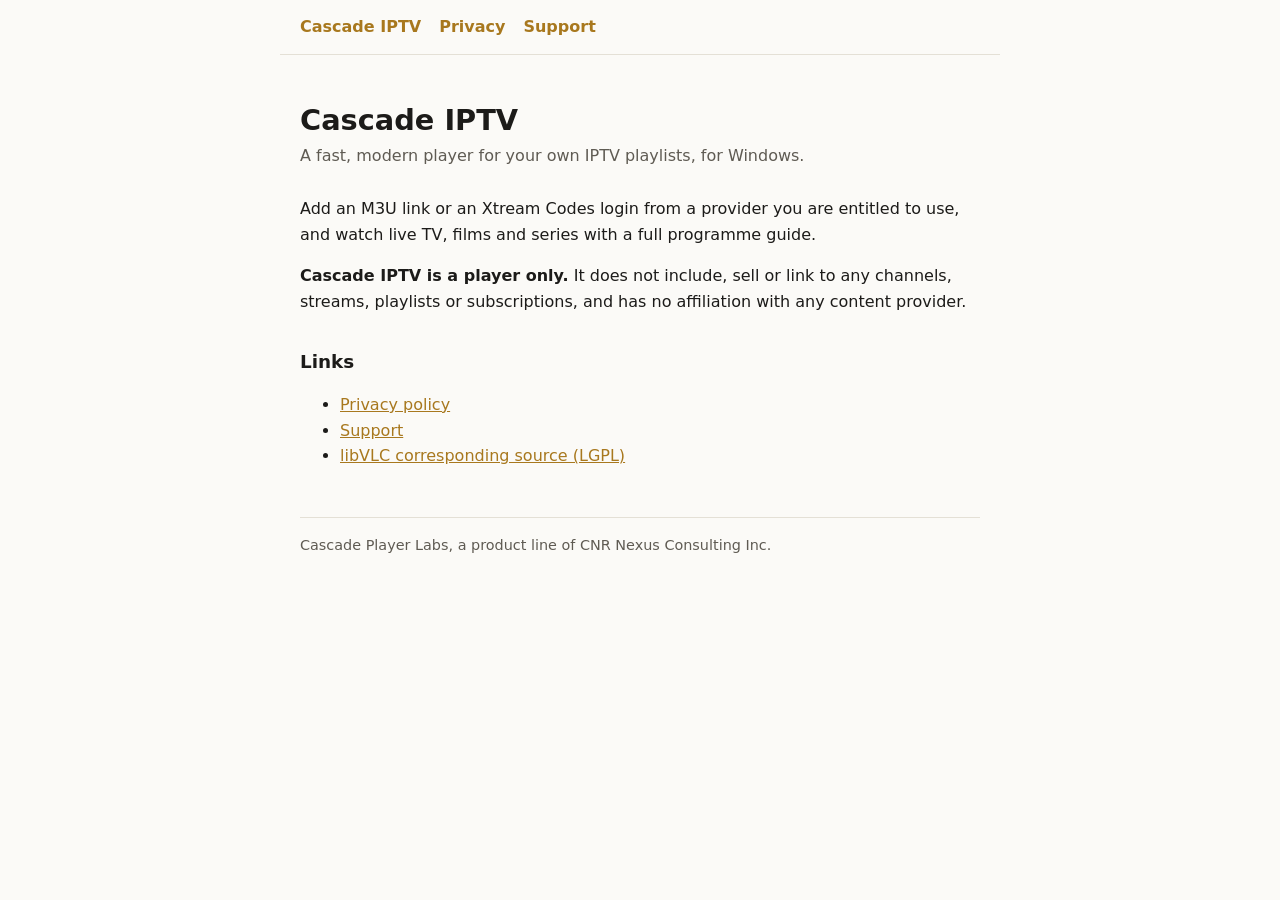
<file: index.html>
<!doctype html>
<html lang="en"><head><meta charset="utf-8"><meta name="viewport" content="width=device-width,initial-scale=1">
<title>Cascade IPTV</title><link rel="stylesheet" href="style.css"></head>
<body>
<nav><a href="./">Cascade IPTV</a><a href="privacy.html">Privacy</a><a href="support.html">Support</a></nav>
<main>
<h1>Cascade IPTV</h1>
<p class="meta">A fast, modern player for your own IPTV playlists, for Windows.</p>
<p>Add an M3U link or an Xtream Codes login from a provider you are entitled to use, and watch live TV, films and series with a full programme guide.</p>
<p><strong>Cascade IPTV is a player only.</strong> It does not include, sell or link to any channels, streams, playlists or subscriptions, and has no affiliation with any content provider.</p>
<h2>Links</h2>
<ul>
<li><a href="privacy.html">Privacy policy</a></li>
<li><a href="support.html">Support</a></li>
<li><a href="https://github.com/Cnrnexus/cascade-libvlc-source">libVLC corresponding source (LGPL)</a></li>
</ul>
<footer>Cascade Player Labs, a product line of CNR Nexus Consulting Inc.</footer>
</main></body></html>
</file>
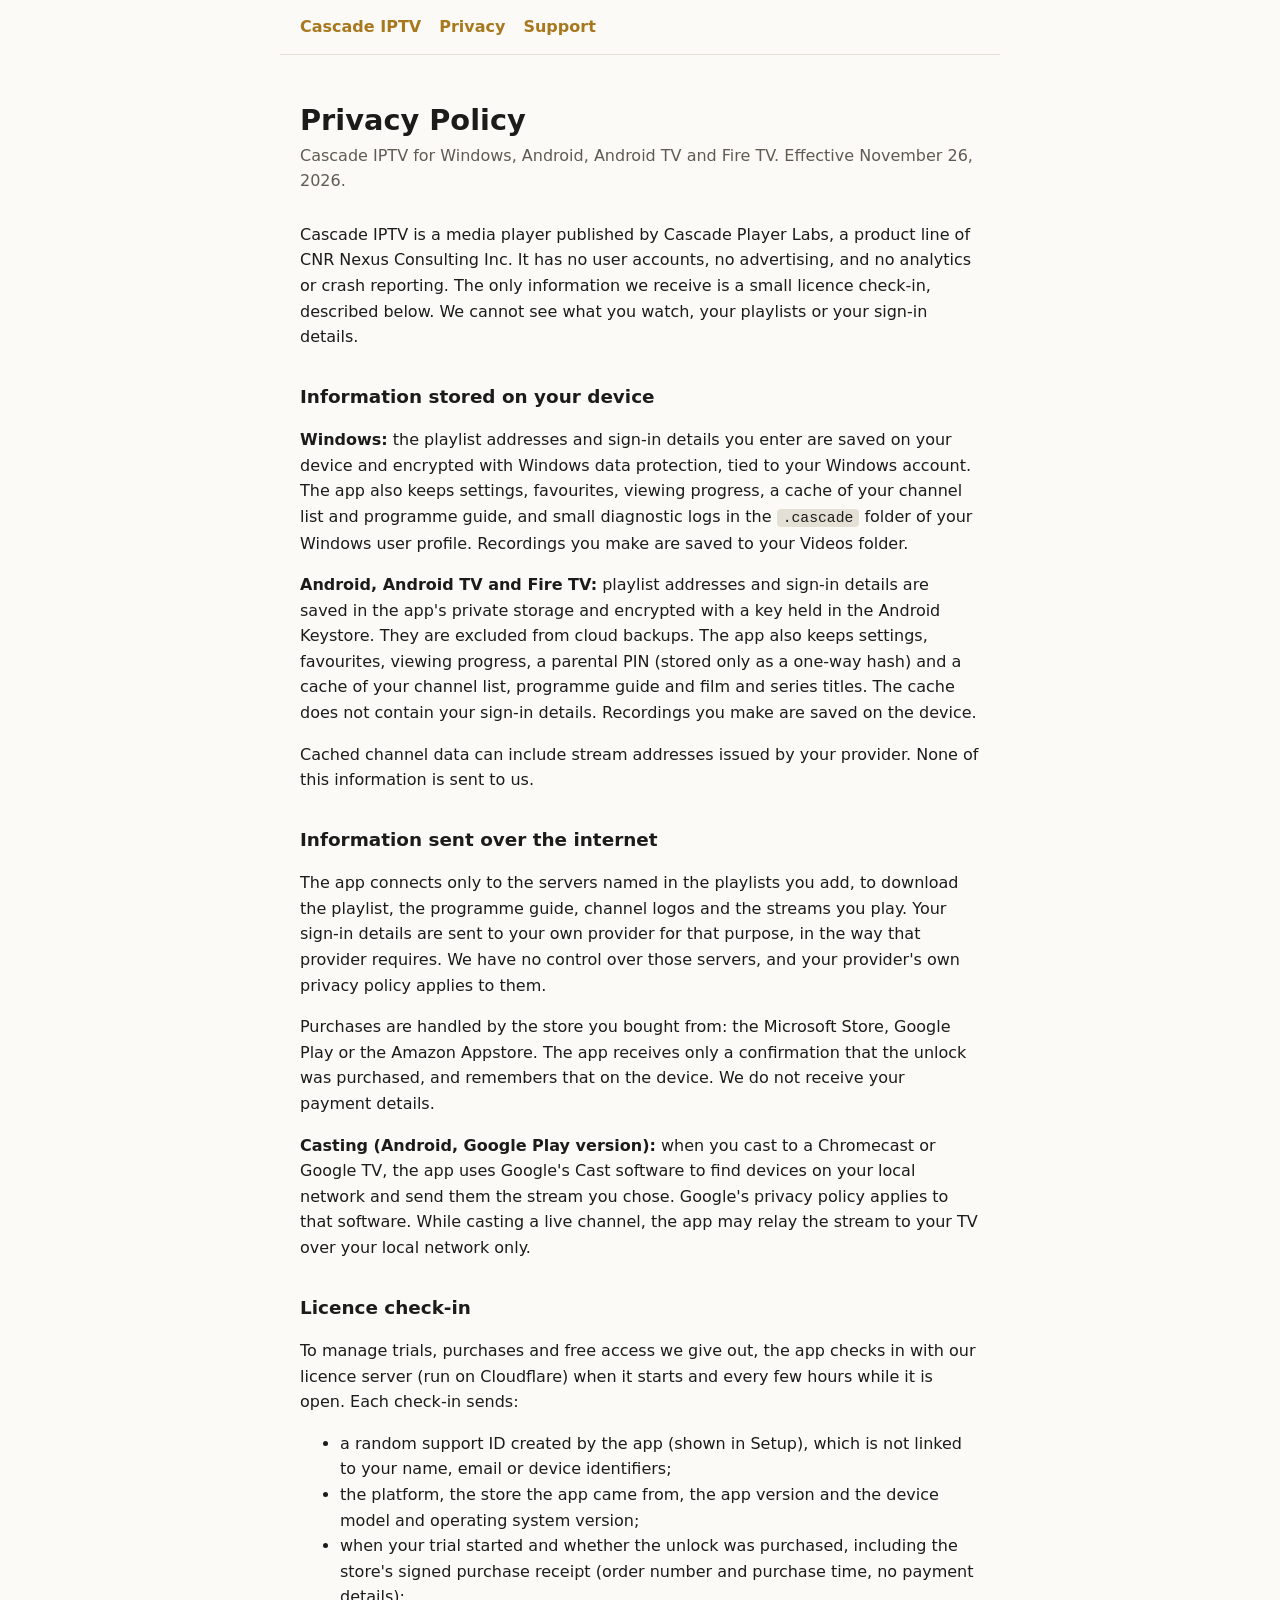
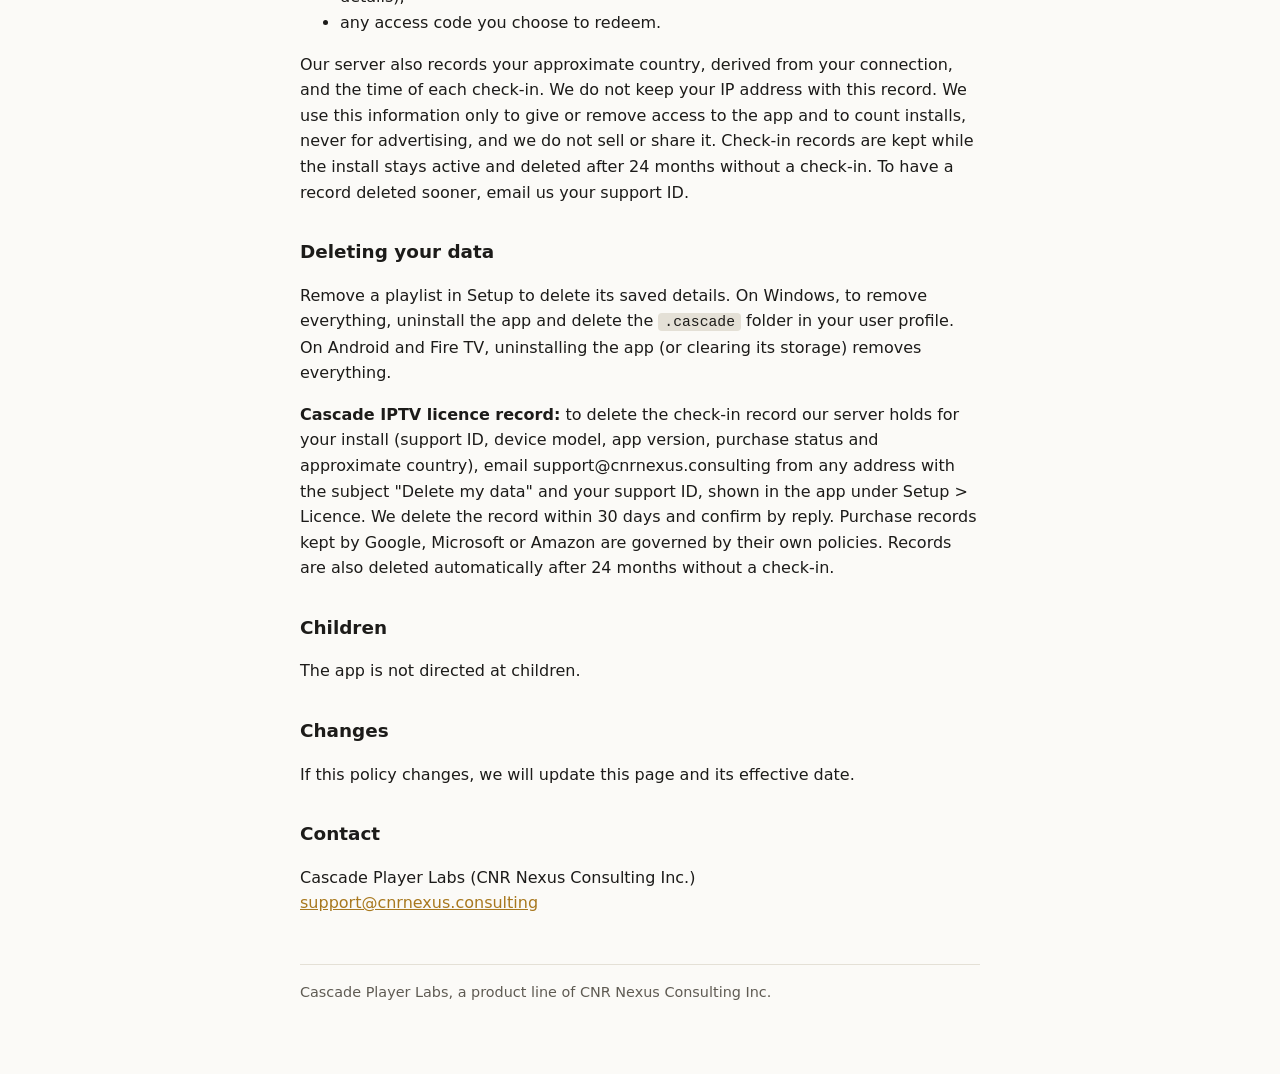
<file: privacy.html>
<!doctype html>
<html lang="en"><head><meta charset="utf-8"><meta name="viewport" content="width=device-width,initial-scale=1">
<title>Cascade IPTV Privacy Policy</title><link rel="stylesheet" href="style.css"></head>
<body>
<nav><a href="./">Cascade IPTV</a><a href="privacy.html">Privacy</a><a href="support.html">Support</a></nav>
<main>
<h1>Privacy Policy</h1>
<p class="meta">Cascade IPTV for Windows, Android, Android TV and Fire TV. Effective November 26, 2026.</p>

<p>Cascade IPTV is a media player published by Cascade Player Labs, a product line of CNR Nexus Consulting Inc. It has no user accounts, no advertising, and no analytics or crash reporting. The only information we receive is a small licence check-in, described below. We cannot see what you watch, your playlists or your sign-in details.</p>

<h2>Information stored on your device</h2>
<p><strong>Windows:</strong> the playlist addresses and sign-in details you enter are saved on your device and encrypted with Windows data protection, tied to your Windows account. The app also keeps settings, favourites, viewing progress, a cache of your channel list and programme guide, and small diagnostic logs in the <code>.cascade</code> folder of your Windows user profile. Recordings you make are saved to your Videos folder.</p>
<p><strong>Android, Android TV and Fire TV:</strong> playlist addresses and sign-in details are saved in the app's private storage and encrypted with a key held in the Android Keystore. They are excluded from cloud backups. The app also keeps settings, favourites, viewing progress, a parental PIN (stored only as a one-way hash) and a cache of your channel list, programme guide and film and series titles. The cache does not contain your sign-in details. Recordings you make are saved on the device.</p>
<p>Cached channel data can include stream addresses issued by your provider. None of this information is sent to us.</p>

<h2>Information sent over the internet</h2>
<p>The app connects only to the servers named in the playlists you add, to download the playlist, the programme guide, channel logos and the streams you play. Your sign-in details are sent to your own provider for that purpose, in the way that provider requires. We have no control over those servers, and your provider's own privacy policy applies to them.</p>
<p>Purchases are handled by the store you bought from: the Microsoft Store, Google Play or the Amazon Appstore. The app receives only a confirmation that the unlock was purchased, and remembers that on the device. We do not receive your payment details.</p>
<p><strong>Casting (Android, Google Play version):</strong> when you cast to a Chromecast or Google TV, the app uses Google's Cast software to find devices on your local network and send them the stream you chose. Google's privacy policy applies to that software. While casting a live channel, the app may relay the stream to your TV over your local network only.</p>

<h2>Licence check-in</h2>
<p>To manage trials, purchases and free access we give out, the app checks in with our licence server (run on Cloudflare) when it starts and every few hours while it is open. Each check-in sends:</p>
<ul>
<li>a random support ID created by the app (shown in Setup), which is not linked to your name, email or device identifiers;</li>
<li>the platform, the store the app came from, the app version and the device model and operating system version;</li>
<li>when your trial started and whether the unlock was purchased, including the store's signed purchase receipt (order number and purchase time, no payment details);</li>
<li>any access code you choose to redeem.</li>
</ul>
<p>Our server also records your approximate country, derived from your connection, and the time of each check-in. We do not keep your IP address with this record. We use this information only to give or remove access to the app and to count installs, never for advertising, and we do not sell or share it. Check-in records are kept while the install stays active and deleted after 24 months without a check-in. To have a record deleted sooner, email us your support ID.</p>
<h2 id="delete">Deleting your data</h2>
<p>Remove a playlist in Setup to delete its saved details. On Windows, to remove everything, uninstall the app and delete the <code>.cascade</code> folder in your user profile. On Android and Fire TV, uninstalling the app (or clearing its storage) removes everything.</p>
<p><strong>Cascade IPTV licence record:</strong> to delete the check-in record our server holds for your install (support ID, device model, app version, purchase status and approximate country), email support@cnrnexus.consulting from any address with the subject "Delete my data" and your support ID, shown in the app under Setup &gt; Licence. We delete the record within 30 days and confirm by reply. Purchase records kept by Google, Microsoft or Amazon are governed by their own policies. Records are also deleted automatically after 24 months without a check-in.</p>

<h2>Children</h2>
<p>The app is not directed at children.</p>

<h2>Changes</h2>
<p>If this policy changes, we will update this page and its effective date.</p>

<h2>Contact</h2>
<p>Cascade Player Labs (CNR Nexus Consulting Inc.)<br><a href="mailto:support@cnrnexus.consulting">support@cnrnexus.consulting</a></p>
<footer>Cascade Player Labs, a product line of CNR Nexus Consulting Inc.</footer>
</main></body></html>
</file>
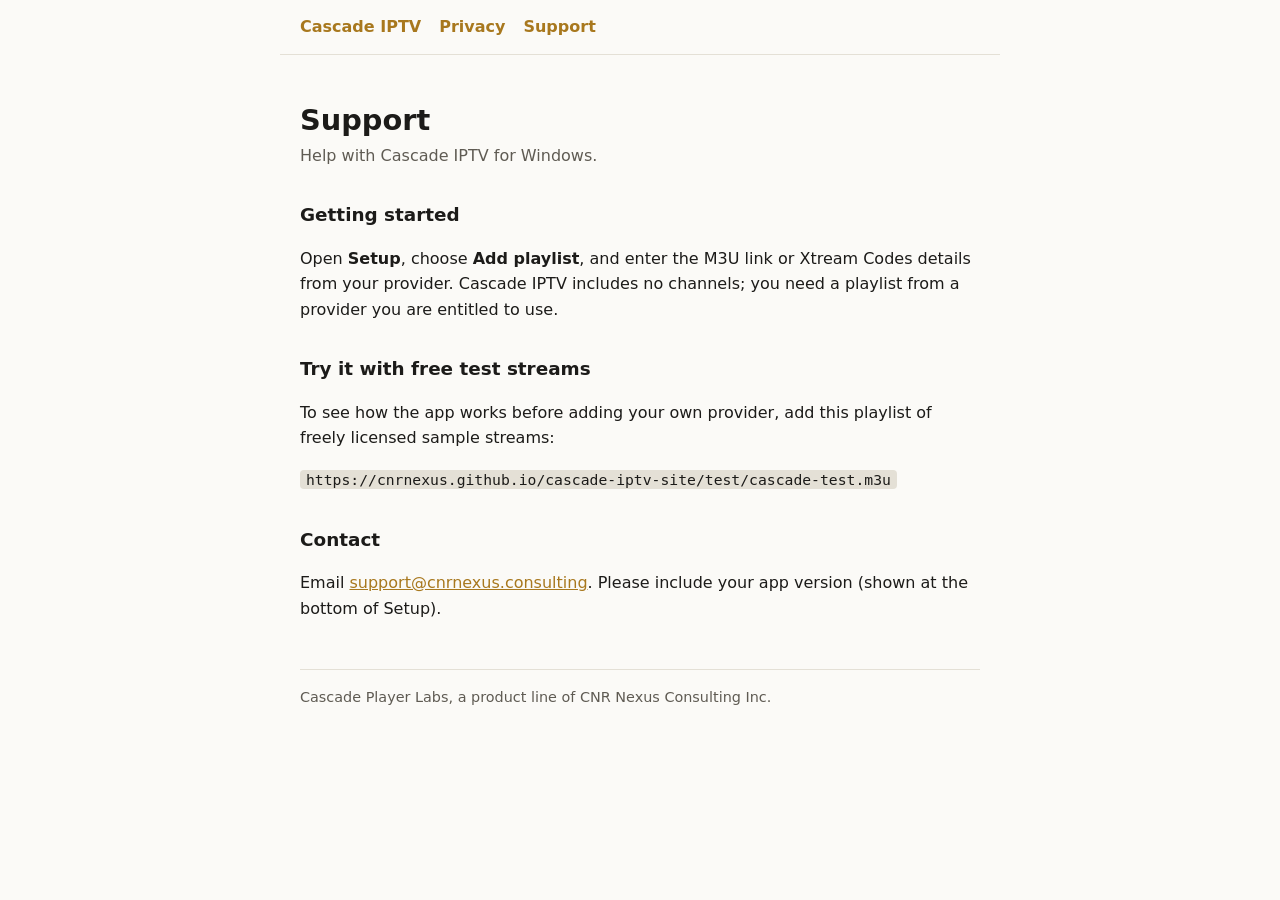
<file: support.html>
<!doctype html>
<html lang="en"><head><meta charset="utf-8"><meta name="viewport" content="width=device-width,initial-scale=1">
<title>Cascade IPTV Support</title><link rel="stylesheet" href="style.css"></head>
<body>
<nav><a href="./">Cascade IPTV</a><a href="privacy.html">Privacy</a><a href="support.html">Support</a></nav>
<main>
<h1>Support</h1>
<p class="meta">Help with Cascade IPTV for Windows.</p>
<h2>Getting started</h2>
<p>Open <strong>Setup</strong>, choose <strong>Add playlist</strong>, and enter the M3U link or Xtream Codes details from your provider. Cascade IPTV includes no channels; you need a playlist from a provider you are entitled to use.</p>
<h2>Try it with free test streams</h2>
<p>To see how the app works before adding your own provider, add this playlist of freely licensed sample streams:</p>
<p><code>https://cnrnexus.github.io/cascade-iptv-site/test/cascade-test.m3u</code></p>
<h2>Contact</h2>
<p>Email <a href="mailto:support@cnrnexus.consulting">support@cnrnexus.consulting</a>. Please include your app version (shown at the bottom of Setup).</p>
<footer>Cascade Player Labs, a product line of CNR Nexus Consulting Inc.</footer>
</main></body></html>
</file>
<file: style.css>
:root{--bg:#fbfaf7;--fg:#1c1b19;--muted:#5f5b53;--accent:#a8781e;--line:#e4e0d6}
@media (prefers-color-scheme:dark){:root{--bg:#141311;--fg:#ece8e0;--muted:#a8a294;--accent:#d9a441;--line:#2c2a25}}
*{box-sizing:border-box}
body{margin:0;background:var(--bg);color:var(--fg);font:16px/1.6 system-ui,-apple-system,"Segoe UI",Roboto,sans-serif}
main{max-width:720px;margin:0 auto;padding:48px 20px 72px}
h1{font-size:1.8rem;line-height:1.25;margin:0 0 4px}
h2{font-size:1.15rem;margin:32px 0 8px}
p,li{color:var(--fg)}
.meta{color:var(--muted);margin:0 0 28px}
a{color:var(--accent)}
nav{border-bottom:1px solid var(--line);padding:14px 20px;max-width:720px;margin:0 auto;display:flex;gap:18px}
nav a{text-decoration:none;font-weight:600}
code{background:var(--line);padding:1px 6px;border-radius:4px;font-size:.92em;word-break:break-all}
footer{color:var(--muted);font-size:.9rem;border-top:1px solid var(--line);margin-top:48px;padding-top:16px}
</file>
